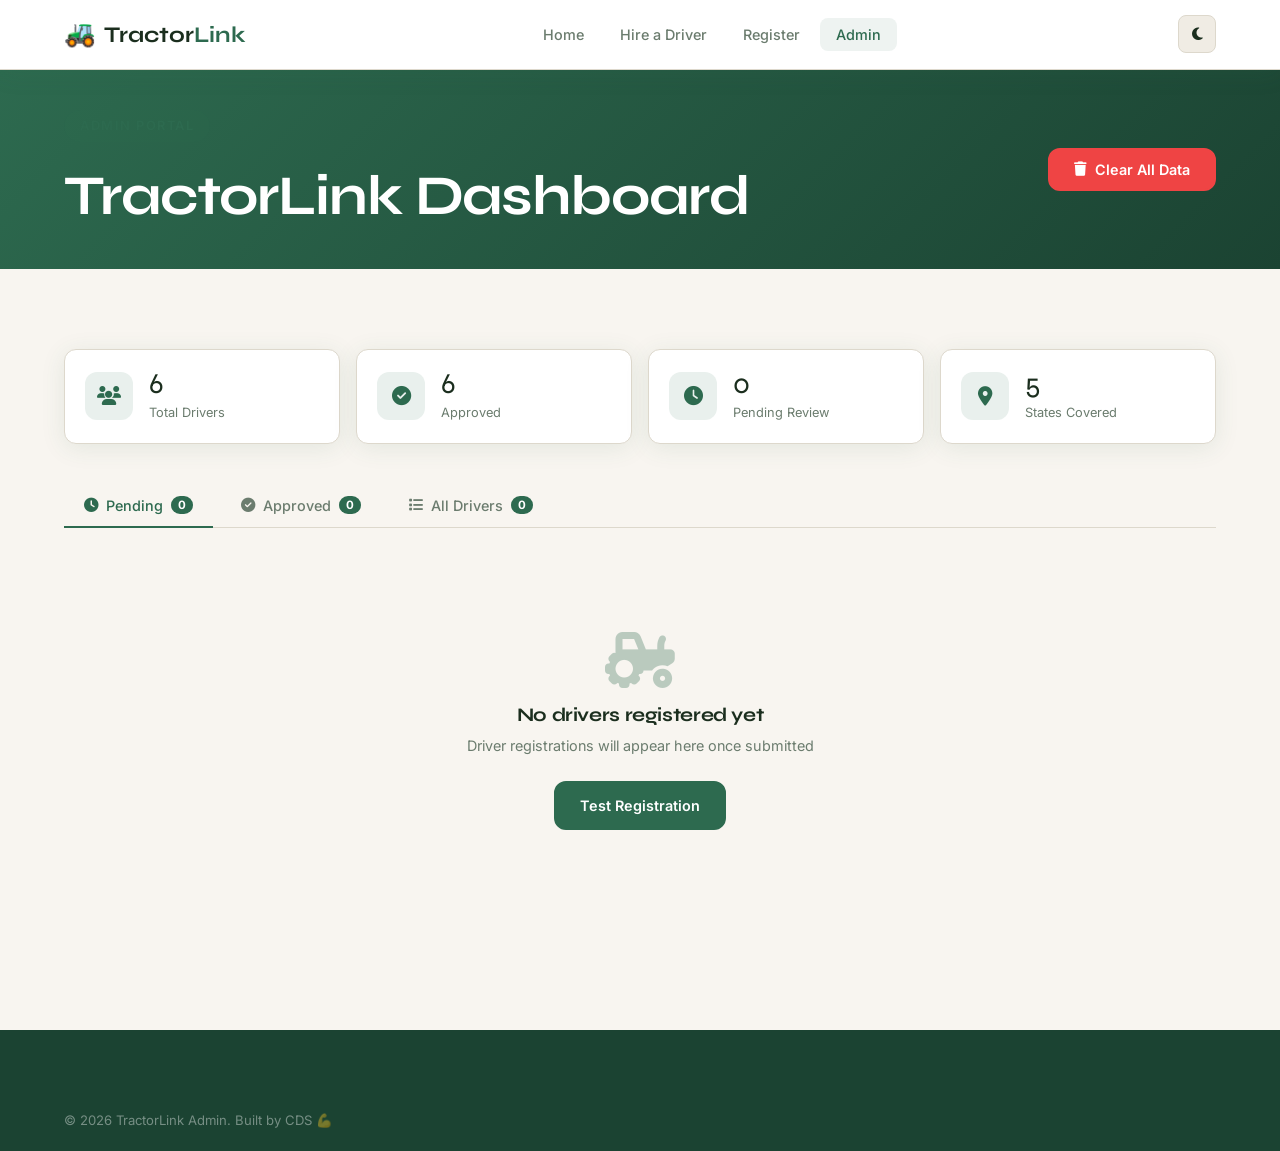
<file: Admin.html>
<!doctype html>
<html lang="en">
  <head>
    <meta charset="UTF-8" />
    <meta name="viewport" content="width=device-width, initial-scale=1.0" />
    <title>Admin Dashboard — TractorLink</title>
    <link rel="stylesheet" href="style.css" />
    <link
      rel="stylesheet"
      href="https://cdnjs.cloudflare.com/ajax/libs/font-awesome/6.5.0/css/all.min.css"
    />
    <link
      href="https://fonts.googleapis.com/css2?family=Syne:wght@600;700;800&family=Inter:wght@400;500;600&display=swap"
      rel="stylesheet"
    />
  </head>
  <body>
    <nav class="navbar" id="navbar">
      <div class="nav-container">
        <a href="index.html" class="nav-logo">
          <span class="logo-icon">🚜</span>
          <span>Tractor<strong>Link</strong></span>
        </a>
        <ul class="nav-links" id="navLinks">
          <li><a href="index.html" class="nav-link">Home</a></li>
          <li><a href="hire.html" class="nav-link">Hire a Driver</a></li>
          <li><a href="register.html" class="nav-link">Register</a></li>
          <li><a href="admin.html" class="nav-link active">Admin</a></li>
        </ul>
        <div class="nav-actions">
          <button
            class="dark-toggle"
            id="darkToggle"
            aria-label="Toggle dark mode"
          >
            <i class="fas fa-moon"></i>
          </button>
          <button
            class="hamburger"
            id="hamburger"
            aria-label="Open menu"
            aria-expanded="false"
          >
            <i class="fas fa-bars"></i>
          </button>
        </div>
      </div>
    </nav>

    <!-- Admin Header -->
    <div class="admin-header">
      <div class="container">
        <div class="admin-header-inner">
          <div>
            <p class="section-tag">Admin Portal</p>
            <h1>TractorLink Dashboard</h1>
          </div>
          <button class="btn btn-danger" id="clearAllBtn">
            <i class="fas fa-trash"></i> Clear All Data
          </button>
        </div>
      </div>
    </div>

    <section class="section">
      <div class="container">
        <!-- Stats Cards -->
        <div class="admin-stats" id="adminStats">
          <!-- JavaScript fills this -->
        </div>

        <!-- Tab Controls -->
        <div class="admin-tabs">
          <button class="tab-btn active" data-tab="pending">
            <i class="fas fa-clock"></i> Pending
            <span class="tab-count" id="pendingCount">0</span>
          </button>
          <button class="tab-btn" data-tab="approved">
            <i class="fas fa-check-circle"></i> Approved
            <span class="tab-count" id="approvedCount">0</span>
          </button>
          <button class="tab-btn" data-tab="all">
            <i class="fas fa-list"></i> All Drivers
            <span class="tab-count" id="allCount">0</span>
          </button>
        </div>

        <!-- Drivers Table -->
        <div class="admin-drivers" id="adminDrivers">
          <!-- JavaScript fills this -->
        </div>

        <!-- Empty State -->
        <div class="empty-state" id="adminEmptyState" style="display: none">
          <i class="fas fa-tractor"></i>
          <h3>No drivers registered yet</h3>
          <p>Driver registrations will appear here once submitted</p>
          <a href="register.html" class="btn btn-primary">Test Registration</a>
        </div>
      </div>
    </section>

    <footer class="footer">
      <div class="container">
        <div class="footer-bottom">
          <p>
            © <span class="current-year"></span> TractorLink Admin. Built by CDS
            💪
          </p>
        </div>
      </div>
    </footer>

    <script src="script.js"></script>
  </body>
</html>
</file>
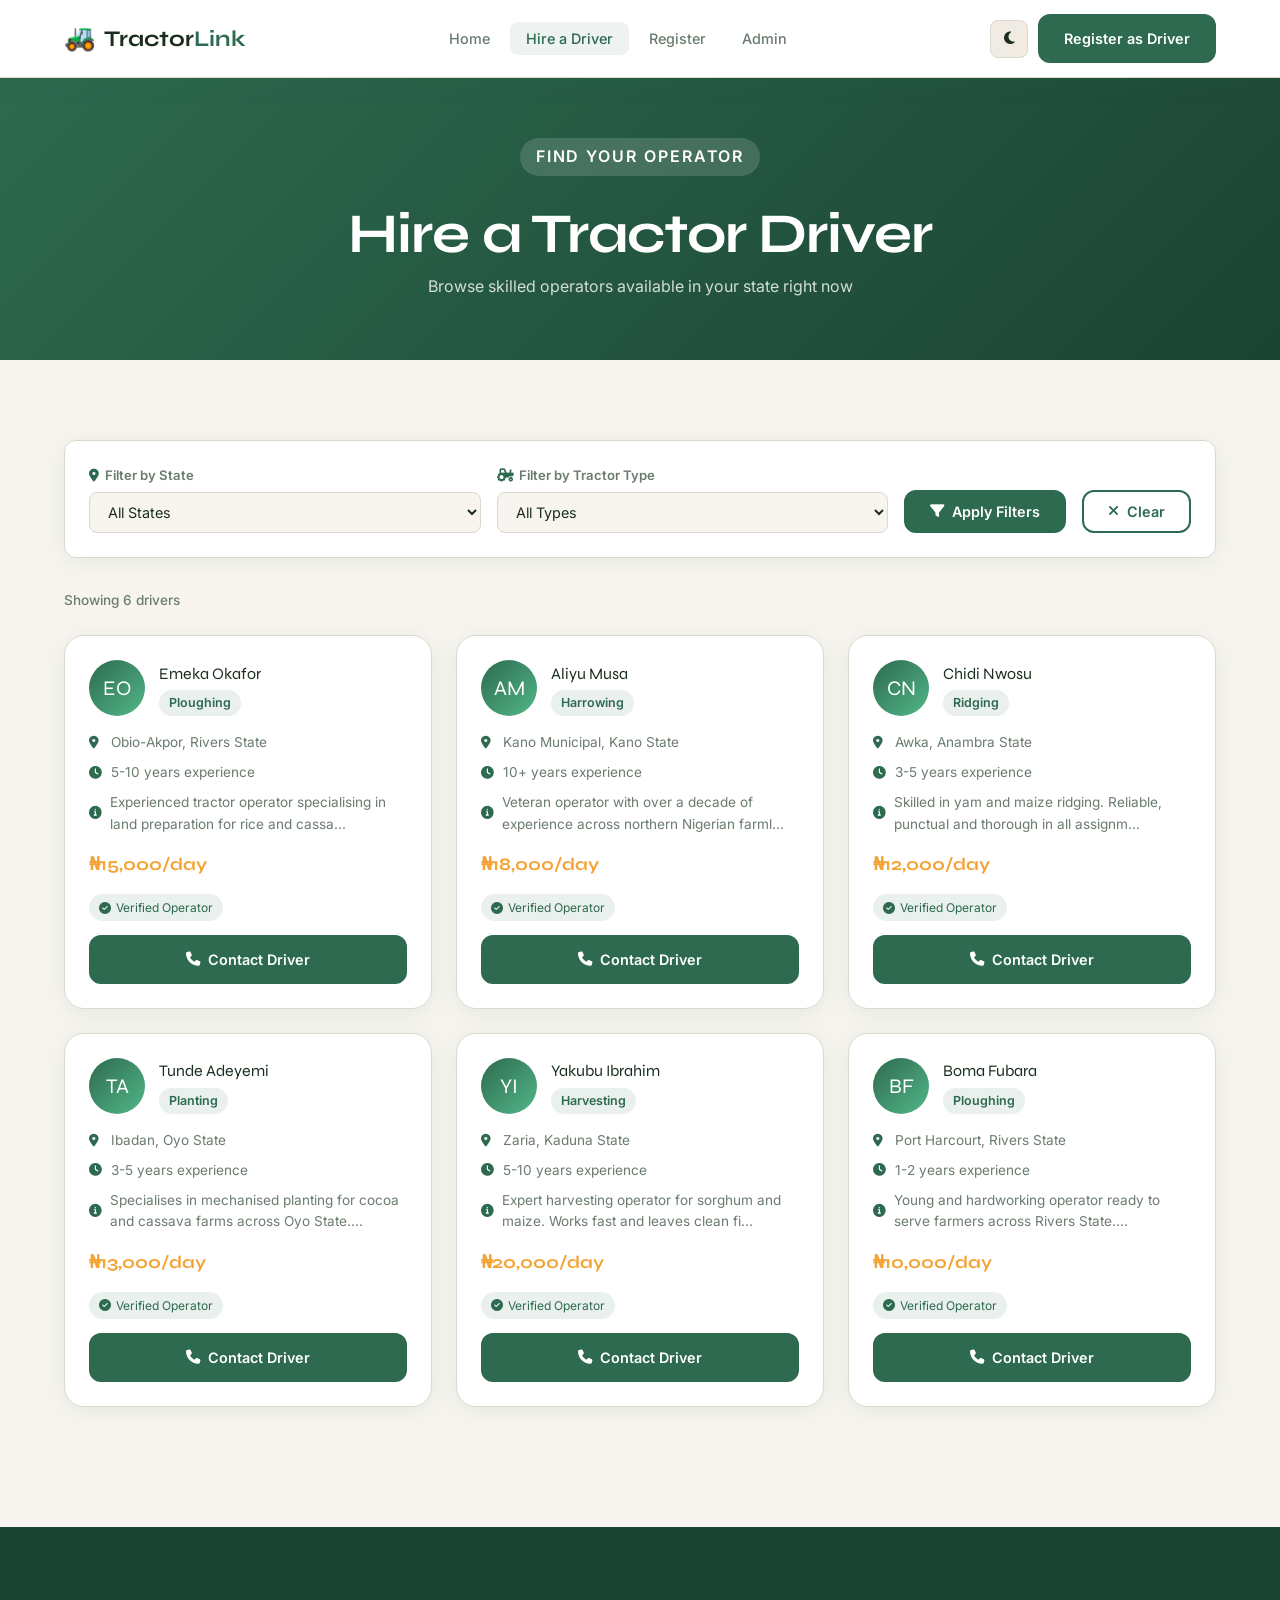
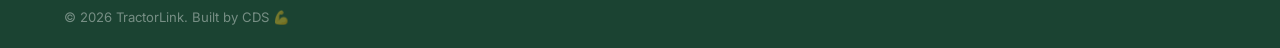
<file: Hire.html>
<!doctype html>
<html lang="en">
  <head>
    <meta charset="UTF-8" />
    <meta name="viewport" content="width=device-width, initial-scale=1.0" />
    <title>Hire a Driver — TractorLink</title>
    <link rel="stylesheet" href="style.css" />
    <link
      rel="stylesheet"
      href="https://cdnjs.cloudflare.com/ajax/libs/font-awesome/6.5.0/css/all.min.css"
    />
    <link
      href="https://fonts.googleapis.com/css2?family=Syne:wght@600;700;800&family=Inter:wght@400;500;600&display=swap"
      rel="stylesheet"
    />
  </head>
  <body>
    <nav class="navbar" id="navbar">
      <div class="nav-container">
        <a href="index.html" class="nav-logo">
          <span class="logo-icon">🚜</span>
          <span>Tractor<strong>Link</strong></span>
        </a>
        <ul class="nav-links" id="navLinks">
          <li><a href="index.html" class="nav-link">Home</a></li>
          <li><a href="hire.html" class="nav-link active">Hire a Driver</a></li>
          <li><a href="register.html" class="nav-link">Register</a></li>
          <li><a href="admin.html" class="nav-link">Admin</a></li>
        </ul>
        <div class="nav-actions">
          <button
            class="dark-toggle"
            id="darkToggle"
            aria-label="Toggle dark mode"
          >
            <i class="fas fa-moon"></i>
          </button>
          <a href="register.html" class="btn btn-primary nav-cta"
            >Register as Driver</a
          >
          <button
            class="hamburger"
            id="hamburger"
            aria-label="Open menu"
            aria-expanded="false"
          >
            <i class="fas fa-bars"></i>
          </button>
        </div>
      </div>
    </nav>

    <!-- Page Banner -->
    <div class="page-banner">
      <div class="container">
        <p class="section-tag">Find Your Operator</p>
        <h1>Hire a Tractor Driver</h1>
        <p>Browse skilled operators available in your state right now</p>
      </div>
    </div>

    <!-- Filters -->
    <section class="section">
      <div class="container">
        <div class="hire-filters" id="hireFilters">
          <div class="filter-group">
            <label><i class="fas fa-map-marker-alt"></i> Filter by State</label>
            <select id="stateFilter" class="filter-select">
              <option value="all">All States</option>
              <option value="Rivers">Rivers State</option>
              <option value="Lagos">Lagos State</option>
              <option value="Kano">Kano State</option>
              <option value="Anambra">Anambra State</option>
              <option value="Kaduna">Kaduna State</option>
              <option value="Oyo">Oyo State</option>
              <option value="Enugu">Enugu State</option>
              <option value="Delta">Delta State</option>
              <option value="Benue">Benue State</option>
              <option value="Niger">Niger State</option>
            </select>
          </div>
          <div class="filter-group">
            <label><i class="fas fa-tractor"></i> Filter by Tractor Type</label>
            <select id="tractorFilter" class="filter-select">
              <option value="all">All Types</option>
              <option value="Ploughing">Ploughing</option>
              <option value="Harrowing">Harrowing</option>
              <option value="Ridging">Ridging</option>
              <option value="Planting">Planting</option>
              <option value="Harvesting">Harvesting</option>
            </select>
          </div>
          <button class="btn btn-primary" id="applyFilters">
            <i class="fas fa-filter"></i> Apply Filters
          </button>
          <button class="btn btn-outline" id="clearFilters">
            <i class="fas fa-times"></i> Clear
          </button>
        </div>

        <!-- Results Count -->
        <p class="results-count" id="resultsCount">Showing all drivers</p>

        <!-- Drivers Grid -->
        <div class="drivers-grid" id="driversGrid">
          <!-- JavaScript fills this -->
        </div>

        <!-- Empty State -->
        <div class="empty-state" id="emptyState" style="display: none">
          <i class="fas fa-tractor"></i>
          <h3>No drivers found</h3>
          <p>Try adjusting your filters or check back later</p>
        </div>
      </div>
    </section>

    <footer class="footer">
      <div class="container">
        <div class="footer-bottom">
          <p>
            © <span class="current-year"></span> TractorLink. Built by CDS 💪
          </p>
        </div>
      </div>
    </footer>

    <script src="script.js"></script>
  </body>
</html>
</file>
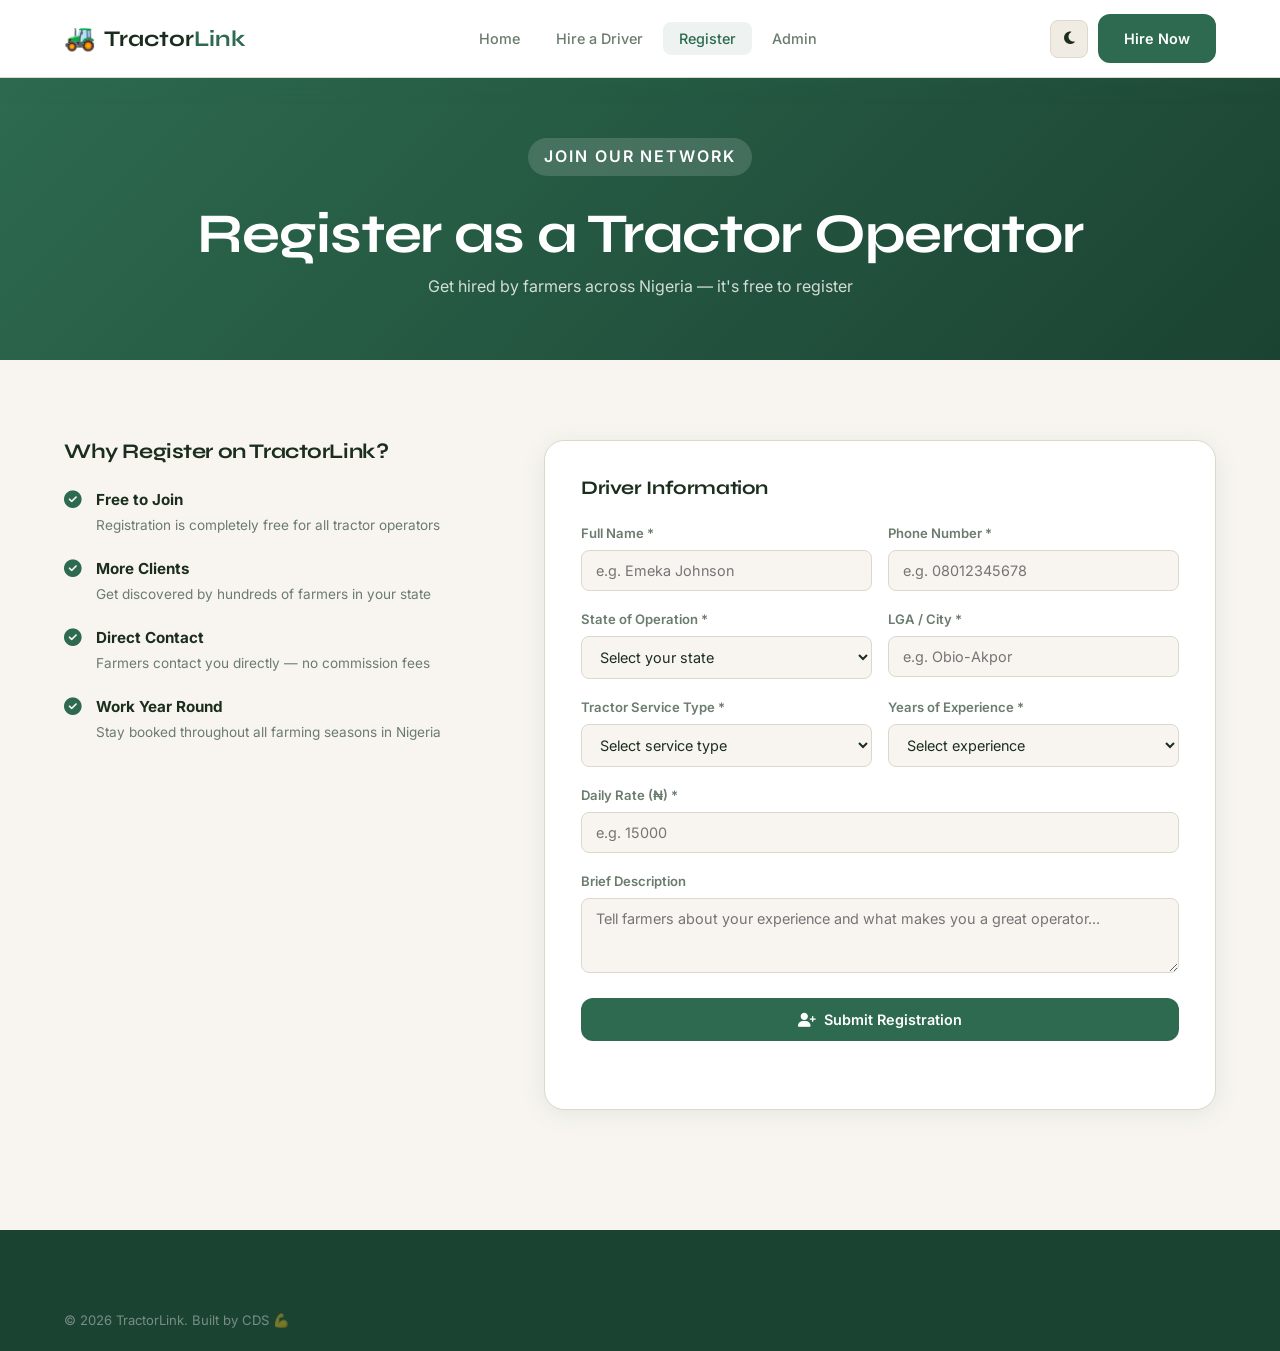
<file: Register.html>
<!doctype html>
<html lang="en">
  <head>
    <meta charset="UTF-8" />
    <meta name="viewport" content="width=device-width, initial-scale=1.0" />
    <title>Register as Driver — TractorLink</title>
    <link rel="stylesheet" href="style.css" />
    <link
      rel="stylesheet"
      href="https://cdnjs.cloudflare.com/ajax/libs/font-awesome/6.5.0/css/all.min.css"
    />
    <link
      href="https://fonts.googleapis.com/css2?family=Syne:wght@600;700;800&family=Inter:wght@400;500;600&display=swap"
      rel="stylesheet"
    />
  </head>
  <body>
    <nav class="navbar" id="navbar">
      <div class="nav-container">
        <a href="index.html" class="nav-logo">
          <span class="logo-icon">🚜</span>
          <span>Tractor<strong>Link</strong></span>
        </a>
        <ul class="nav-links" id="navLinks">
          <li><a href="index.html" class="nav-link">Home</a></li>
          <li><a href="hire.html" class="nav-link">Hire a Driver</a></li>
          <li><a href="register.html" class="nav-link active">Register</a></li>
          <li><a href="admin.html" class="nav-link">Admin</a></li>
        </ul>
        <div class="nav-actions">
          <button
            class="dark-toggle"
            id="darkToggle"
            aria-label="Toggle dark mode"
          >
            <i class="fas fa-moon"></i>
          </button>
          <a href="hire.html" class="btn btn-primary nav-cta">Hire Now</a>
          <button
            class="hamburger"
            id="hamburger"
            aria-label="Open menu"
            aria-expanded="false"
          >
            <i class="fas fa-bars"></i>
          </button>
        </div>
      </div>
    </nav>

    <div class="page-banner">
      <div class="container">
        <p class="section-tag">Join Our Network</p>
        <h1>Register as a Tractor Operator</h1>
        <p>Get hired by farmers across Nigeria — it's free to register</p>
      </div>
    </div>

    <section class="section">
      <div class="container">
        <div class="register-layout">
          <!-- Benefits -->
          <div class="register-benefits">
            <h3>Why Register on TractorLink?</h3>
            <ul class="benefits-list">
              <li>
                <i class="fas fa-check-circle"></i>
                <div>
                  <strong>Free to Join</strong>
                  <p>
                    Registration is completely free for all tractor operators
                  </p>
                </div>
              </li>
              <li>
                <i class="fas fa-check-circle"></i>
                <div>
                  <strong>More Clients</strong>
                  <p>Get discovered by hundreds of farmers in your state</p>
                </div>
              </li>
              <li>
                <i class="fas fa-check-circle"></i>
                <div>
                  <strong>Direct Contact</strong>
                  <p>Farmers contact you directly — no commission fees</p>
                </div>
              </li>
              <li>
                <i class="fas fa-check-circle"></i>
                <div>
                  <strong>Work Year Round</strong>
                  <p>Stay booked throughout all farming seasons in Nigeria</p>
                </div>
              </li>
            </ul>
          </div>

          <!-- Registration Form -->
          <form class="register-form" id="registerForm">
            <h3>Driver Information</h3>

            <div class="form-row">
              <div class="form-group">
                <label>Full Name *</label>
                <input
                  type="text"
                  id="driverName"
                  placeholder="e.g. Emeka Johnson"
                />
              </div>
              <div class="form-group">
                <label>Phone Number *</label>
                <input
                  type="tel"
                  id="driverPhone"
                  placeholder="e.g. 08012345678"
                />
              </div>
            </div>

            <div class="form-row">
              <div class="form-group">
                <label>State of Operation *</label>
                <select id="driverState">
                  <option value="">Select your state</option>
                  <option value="Rivers">Rivers State</option>
                  <option value="Lagos">Lagos State</option>
                  <option value="Kano">Kano State</option>
                  <option value="Anambra">Anambra State</option>
                  <option value="Kaduna">Kaduna State</option>
                  <option value="Oyo">Oyo State</option>
                  <option value="Enugu">Enugu State</option>
                  <option value="Delta">Delta State</option>
                  <option value="Benue">Benue State</option>
                  <option value="Niger">Niger State</option>
                  <option value="Imo">Imo State</option>
                  <option value="Akwa Ibom">Akwa Ibom State</option>
                  <option value="Cross River">Cross River State</option>
                  <option value="Bayelsa">Bayelsa State</option>
                </select>
              </div>
              <div class="form-group">
                <label>LGA / City *</label>
                <input
                  type="text"
                  id="driverCity"
                  placeholder="e.g. Obio-Akpor"
                />
              </div>
            </div>

            <div class="form-row">
              <div class="form-group">
                <label>Tractor Service Type *</label>
                <select id="driverService">
                  <option value="">Select service type</option>
                  <option value="Ploughing">Ploughing</option>
                  <option value="Harrowing">Harrowing</option>
                  <option value="Ridging">Ridging</option>
                  <option value="Planting">Planting</option>
                  <option value="Harvesting">Harvesting</option>
                </select>
              </div>
              <div class="form-group">
                <label>Years of Experience *</label>
                <select id="driverExperience">
                  <option value="">Select experience</option>
                  <option value="1-2 years">1-2 years</option>
                  <option value="3-5 years">3-5 years</option>
                  <option value="5-10 years">5-10 years</option>
                  <option value="10+ years">10+ years</option>
                </select>
              </div>
            </div>

            <div class="form-group">
              <label>Daily Rate (₦) *</label>
              <input type="number" id="driverRate" placeholder="e.g. 15000" />
            </div>

            <div class="form-group">
              <label>Brief Description</label>
              <textarea
                id="driverDesc"
                rows="3"
                placeholder="Tell farmers about your experience and what makes you a great operator..."
              ></textarea>
            </div>

            <button type="submit" class="btn btn-primary full-width">
              <i class="fas fa-user-plus"></i> Submit Registration
            </button>

            <p class="form-msg" id="registerMsg"></p>
          </form>
        </div>
      </div>
    </section>

    <footer class="footer">
      <div class="container">
        <div class="footer-bottom">
          <p>
            © <span class="current-year"></span> TractorLink. Built by CDS 💪
          </p>
        </div>
      </div>
    </footer>

    <script src="script.js"></script>
  </body>
</html>
</file>
<file: style.css>
@import url('https://fonts.googleapis.com/css2?family=Syne:wght@600;700;800&family=Inter:wght@400;500;600&display=swap');

/* ========== CSS VARIABLES ========== */
:root {
  --primary: #2d6a4f;
  --primary-dark: #1b4332;
  --primary-light: #52b788;
  --accent: #f4a335;
  --accent-dark: #d4891a;
  --bg: #f8f5f0;
  --surface: #ffffff;
  --surface-2: #f0ece4;
  --border: #ddd8cc;
  --text: #1b2e1e;
  --text-muted: #6b7c6e;
  --shadow: 0 4px 24px rgba(45, 106, 79, 0.1);
  --shadow-lg: 0 8px 40px rgba(45, 106, 79, 0.15);
  --font-heading: 'Syne', sans-serif;
  --font-body: 'Inter', sans-serif;
  --radius: 12px;
  --radius-lg: 20px;
}

/* ========== DARK MODE VARIABLES ========== */
body.dark-mode {
  --bg: #0f1a12;
  --surface: #1a2e1e;
  --surface-2: #243328;
  --border: #2d4a32;
  --text: #e8f0e9;
  --text-muted: #8aab8e;
}

/* ========== RESET ========== */
* {
  margin: 0;
  padding: 0;
  box-sizing: border-box;
}

html {
  scroll-behavior: smooth;
}

body {
  font-family: var(--font-body);
  background: var(--bg);
  color: var(--text);
  line-height: 1.6;
  transition:
    background 0.3s,
    color 0.3s;
}

img {
  max-width: 100%;
  display: block;
}

a {
  color: inherit;
  text-decoration: none;
}

/* ========== TYPOGRAPHY ========== */
h1,
h2,
h3,
h4 {
  font-family: var(--font-heading);
  line-height: 1.15;
  letter-spacing: -0.02em;
}

h1 {
  font-size: clamp(2rem, 5vw, 3.5rem);
}
h2 {
  font-size: clamp(1.6rem, 3.5vw, 2.5rem);
}
h3 {
  font-size: 1.2rem;
}

/* ========== LAYOUT ========== */
.container {
  max-width: 1200px;
  margin: 0 auto;
  padding: 0 24px;
}

.section {
  padding: 80px 0;
}

.section-green {
  background: var(--primary);
}

.section-cream {
  background: var(--surface-2);
}

.section-dark-green {
  background: var(--primary-dark);
}

/* ========== NAVBAR ========== */
.navbar {
  position: sticky;
  top: 0;
  z-index: 1000;
  background: var(--surface);
  border-bottom: 1px solid var(--border);
  box-shadow: var(--shadow);
  transition: all 0.3s;
}

.navbar.scrolled {
  padding: 4px 0;
  box-shadow: var(--shadow-lg);
}

.nav-container {
  max-width: 1200px;
  margin: 0 auto;
  padding: 14px 24px;
  display: flex;
  align-items: center;
  justify-content: space-between;
  gap: 16px;
}

.nav-logo {
  display: flex;
  align-items: center;
  gap: 8px;
  font-family: var(--font-heading);
  font-size: 1.4rem;
  color: var(--text);
  font-weight: 700;
}

.nav-logo:hover {
  color: var(--primary);
}

.logo-icon {
  font-size: 1.6rem;
}

.nav-logo strong {
  color: var(--primary);
}

.nav-links {
  list-style: none;
  display: flex;
  align-items: center;
  gap: 4px;
}

.nav-link {
  font-size: 0.9rem;
  font-weight: 500;
  color: var(--text-muted);
  padding: 8px 16px;
  border-radius: 8px;
  transition: all 0.2s;
}

.nav-link:hover,
.nav-link.active {
  color: var(--primary);
  background: rgba(45, 106, 79, 0.08);
}

.nav-actions {
  display: flex;
  align-items: center;
  gap: 10px;
}

.dark-toggle {
  background: var(--surface-2);
  border: 1px solid var(--border);
  color: var(--text);
  width: 38px;
  height: 38px;
  border-radius: 8px;
  cursor: pointer;
  font-size: 0.9rem;
  display: flex;
  align-items: center;
  justify-content: center;
  transition: all 0.2s;
}

.dark-toggle:hover {
  background: var(--primary);
  color: white;
  border-color: var(--primary);
}

.hamburger {
  display: none;
  background: none;
  border: none;
  font-size: 1.4rem;
  cursor: pointer;
  color: var(--text);
  padding: 4px;
}

.nav-cta {
  white-space: nowrap;
}

/* ========== BUTTONS ========== */
.btn {
  display: inline-flex;
  align-items: center;
  gap: 8px;
  padding: 11px 24px;
  border-radius: var(--radius);
  font-family: var(--font-body);
  font-size: 0.9rem;
  font-weight: 600;
  cursor: pointer;
  border: 2px solid transparent;
  transition: all 0.25s ease;
  text-decoration: none;
}

.btn-lg {
  padding: 14px 32px;
  font-size: 1rem;
}

.btn-primary {
  background: var(--primary);
  color: white;
  border-color: var(--primary);
}

.btn-primary:hover {
  background: var(--primary-dark);
  border-color: var(--primary-dark);
  transform: translateY(-2px);
  box-shadow: 0 6px 20px rgba(45, 106, 79, 0.3);
}

.btn-amber {
  background: var(--accent);
  color: white;
  border-color: var(--accent);
}

.btn-amber:hover {
  background: var(--accent-dark);
  border-color: var(--accent-dark);
  transform: translateY(-2px);
}

.btn-outline {
  background: transparent;
  color: var(--primary);
  border-color: var(--primary);
}

.btn-outline:hover {
  background: var(--primary);
  color: white;
}

.btn-outline-light {
  background: transparent;
  color: white;
  border-color: rgba(255, 255, 255, 0.6);
}

.btn-outline-light:hover {
  background: white;
  color: var(--primary-dark);
  border-color: white;
}

.btn-danger {
  background: #ef4444;
  color: white;
  border-color: #ef4444;
}

.btn-danger:hover {
  background: #dc2626;
  border-color: #dc2626;
}

.btn-success {
  background: var(--primary-light);
  color: white;
  border-color: var(--primary-light);
}

.full-width {
  width: 100%;
  justify-content: center;
}

/* ========== SECTION HEADER ========== */
.section-header {
  text-align: center;
  margin-bottom: 56px;
}

.section-header.light h2,
.section-header.light p {
  color: white;
}

.section-tag {
  display: inline-block;
  background: rgba(45, 106, 79, 0.1);
  color: var(--primary);
  font-size: 0.8rem;
  font-weight: 600;
  text-transform: uppercase;
  letter-spacing: 0.12em;
  padding: 6px 16px;
  border-radius: 30px;
  margin-bottom: 14px;
}

.section-green .section-tag,
.section-dark-green .section-tag {
  background: rgba(255, 255, 255, 0.15);
  color: white;
}

.section-header h2 {
  margin-bottom: 12px;
}

.section-header p {
  color: var(--text-muted);
  font-size: 1rem;
  max-width: 500px;
  margin: 0 auto;
}

.section-cta {
  text-align: center;
  margin-top: 48px;
}

/* ========== HERO ========== */
.hero {
  padding: 80px 0 60px;
  position: relative;
  overflow: hidden;
  background: linear-gradient(135deg, #f8f5f0 0%, #e8f5ee 100%);
}

body.dark-mode .hero {
  background: linear-gradient(135deg, #0f1a12 0%, #1b4332 100%);
}

.hero-bg {
  position: absolute;
  inset: 0;
  background: radial-gradient(
    ellipse at top right,
    rgba(82, 183, 136, 0.15) 0%,
    transparent 60%
  );
  pointer-events: none;
}

.hero .container {
  display: grid;
  grid-template-columns: 1fr 1fr;
  gap: 60px;
  align-items: center;
  position: relative;
  z-index: 1;
}

.hero-badge {
  display: inline-flex;
  align-items: center;
  gap: 8px;
  background: rgba(45, 106, 79, 0.1);
  border: 1px solid rgba(45, 106, 79, 0.2);
  color: var(--primary);
  font-size: 0.82rem;
  font-weight: 600;
  padding: 8px 16px;
  border-radius: 30px;
  margin-bottom: 20px;

  /* Animation */
  animation: fadeInDown 0.6s ease both;
}

.hero-content h1 {
  margin-bottom: 18px;
  animation: fadeInDown 0.6s ease 0.1s both;
}

.highlight {
  color: var(--primary);
  position: relative;
}

.hero-desc {
  font-size: 1.05rem;
  color: var(--text-muted);
  margin-bottom: 32px;
  max-width: 480px;
  line-height: 1.7;
  animation: fadeInDown 0.6s ease 0.2s both;
}

.hero-btns {
  display: flex;
  gap: 14px;
  flex-wrap: wrap;
  margin-bottom: 40px;
  animation: fadeInDown 0.6s ease 0.3s both;
}

.hero-stats {
  display: flex;
  align-items: center;
  gap: 24px;
  animation: fadeInDown 0.6s ease 0.4s both;
}

.stat-item strong {
  display: block;
  font-family: var(--font-heading);
  font-size: 1.6rem;
  color: var(--primary);
}

.stat-item span {
  font-size: 0.8rem;
  color: var(--text-muted);
}

.stat-divider {
  width: 1px;
  height: 40px;
  background: var(--border);
}

.hero-image {
  animation: fadeInRight 0.8s ease 0.2s both;
}

.hero-image img {
  width: 100%;
  border-radius: var(--radius-lg);
  box-shadow: var(--shadow-lg);
  object-fit: fill;
  height: 440px;
}

/* ========== ANIMATIONS ========== */
@keyframes fadeInDown {
  from {
    opacity: 0;
    transform: translateY(-20px);
  }
  to {
    opacity: 1;
    transform: translateY(0);
  }
}

@keyframes fadeInRight {
  from {
    opacity: 0;
    transform: translateX(30px);
  }
  to {
    opacity: 1;
    transform: translateX(0);
  }
}

@keyframes fadeInUp {
  from {
    opacity: 0;
    transform: translateY(20px);
  }
  to {
    opacity: 1;
    transform: translateY(0);
  }
}

@keyframes pulse {
  0%,
  100% {
    transform: scale(1);
  }
  50% {
    transform: scale(1.05);
  }
}

/* ========== HOW IT WORKS ========== */
.steps-grid {
  display: grid;
  grid-template-columns: 1fr auto 1fr auto 1fr;
  gap: 16px;
  align-items: center;
}

.step-card {
  background: var(--surface);
  border: 1px solid var(--border);
  border-radius: var(--radius-lg);
  padding: 36px 28px;
  text-align: center;
  box-shadow: var(--shadow);
  transition:
    transform 0.3s,
    box-shadow 0.3s;
  animation: fadeInUp 0.6s ease both;
}

.step-card:hover {
  transform: translateY(-6px);
  box-shadow: var(--shadow-lg);
}

.step-number {
  font-family: var(--font-heading);
  font-size: 3rem;
  color: rgba(45, 106, 79, 0.12);
  line-height: 1;
  margin-bottom: 12px;
}

.step-icon {
  width: 64px;
  height: 64px;
  background: rgba(45, 106, 79, 0.1);
  border-radius: 50%;
  display: flex;
  align-items: center;
  justify-content: center;
  margin: 0 auto 16px;
}

.step-icon i {
  font-size: 1.5rem;
  color: var(--primary);
}

.step-card h3 {
  margin-bottom: 10px;
  color: var(--text);
}

.step-card p {
  font-size: 0.9rem;
  color: var(--text-muted);
  line-height: 1.6;
}

.step-connector {
  color: var(--primary-light);
  font-size: 1.5rem;
  text-align: center;
}

/* ========== FEATURES ========== */
.features-grid {
  display: grid;
  grid-template-columns: repeat(3, 1fr);
  gap: 24px;
}

.feature-card {
  background: rgba(255, 255, 255, 0.1);
  border: 1px solid rgba(255, 255, 255, 0.15);
  border-radius: var(--radius);
  padding: 28px;
  transition:
    transform 0.3s,
    background 0.3s;
  animation: fadeInUp 0.6s ease both;
}

.feature-card:hover {
  transform: translateY(-4px);
  background: rgba(255, 255, 255, 0.15);
}

.feature-icon {
  width: 52px;
  height: 52px;
  background: rgba(244, 163, 53, 0.2);
  border-radius: 12px;
  display: flex;
  align-items: center;
  justify-content: center;
  margin-bottom: 16px;
}

.feature-icon i {
  font-size: 1.3rem;
  color: var(--accent);
}

.feature-card h3 {
  color: white;
  margin-bottom: 8px;
}

.feature-card p {
  color: rgba(255, 255, 255, 0.7);
  font-size: 0.9rem;
  line-height: 1.6;
}

/* ========== DRIVER CARDS ========== */
.drivers-grid {
  display: grid;
  grid-template-columns: repeat(auto-fill, minmax(280px, 1fr));
  gap: 24px;
}

.driver-card {
  background: var(--surface);
  border: 1px solid var(--border);
  border-radius: var(--radius-lg);
  padding: 24px;
  box-shadow: var(--shadow);
  transition:
    transform 0.3s,
    box-shadow 0.3s;
  animation: fadeInUp 0.5s ease both;
}

.driver-card:hover {
  transform: translateY(-4px);
  box-shadow: var(--shadow-lg);
}

.driver-card-header {
  display: flex;
  align-items: center;
  gap: 14px;
  margin-bottom: 16px;
}

.driver-avatar {
  width: 56px;
  height: 56px;
  border-radius: 50%;
  background: linear-gradient(135deg, var(--primary), var(--primary-light));
  display: flex;
  align-items: center;
  justify-content: center;
  font-family: var(--font-heading);
  font-size: 1.3rem;
  color: white;
  flex-shrink: 0;
}

.driver-name {
  font-family: var(--font-heading);
  font-size: 1rem;
  color: var(--text);
  margin-bottom: 3px;
}

.driver-service {
  font-size: 0.78rem;
  color: var(--primary);
  font-weight: 600;
  background: rgba(45, 106, 79, 0.1);
  padding: 3px 10px;
  border-radius: 20px;
  display: inline-block;
}

.driver-details {
  display: flex;
  flex-direction: column;
  gap: 8px;
  margin-bottom: 16px;
}

.driver-detail {
  display: flex;
  align-items: center;
  gap: 8px;
  font-size: 0.85rem;
  color: var(--text-muted);
}

.driver-detail i {
  color: var(--primary);
  width: 14px;
  font-size: 0.8rem;
}

.driver-rate {
  font-family: var(--font-heading);
  font-size: 1.1rem;
  color: var(--accent);
  font-weight: 700;
  margin-bottom: 14px;
}

.driver-approved-badge {
  display: inline-flex;
  align-items: center;
  gap: 5px;
  font-size: 0.75rem;
  color: var(--primary);
  background: rgba(45, 106, 79, 0.1);
  padding: 4px 10px;
  border-radius: 20px;
  margin-bottom: 14px;
}

/* ========== PAGE BANNER ========== */
.page-banner {
  background: linear-gradient(
    135deg,
    var(--primary) 0%,
    var(--primary-dark) 100%
  );
  padding: 60px 24px;
  text-align: center;
  color: white;
}

.page-banner .section-tag {
  background: rgba(255, 255, 255, 0.15);
  color: white;
}

.page-banner h1 {
  color: white;
  margin: 12px 0 8px;
}

.page-banner p {
  color: rgba(255, 255, 255, 0.8);
  font-size: 1rem;
}

/* ========== HIRE FILTERS ========== */
.hire-filters {
  display: flex;
  align-items: flex-end;
  gap: 16px;
  flex-wrap: wrap;
  background: var(--surface);
  border: 1px solid var(--border);
  border-radius: var(--radius);
  padding: 24px;
  margin-bottom: 32px;
  box-shadow: var(--shadow);
}

.filter-group {
  display: flex;
  flex-direction: column;
  gap: 6px;
  flex: 1;
  min-width: 180px;
}

.filter-group label {
  font-size: 0.82rem;
  font-weight: 600;
  color: var(--text-muted);
  display: flex;
  align-items: center;
  gap: 6px;
}

.filter-group label i {
  color: var(--primary);
}

.filter-select {
  padding: 10px 14px;
  border: 1px solid var(--border);
  border-radius: 8px;
  background: var(--bg);
  color: var(--text);
  font-family: var(--font-body);
  font-size: 0.9rem;
  outline: none;
  cursor: pointer;
  transition: border-color 0.2s;
}

.filter-select:focus {
  border-color: var(--primary);
}

.results-count {
  font-size: 0.85rem;
  color: var(--text-muted);
  margin-bottom: 24px;
  font-weight: 500;
}

/* ========== EMPTY STATE ========== */
.empty-state {
  text-align: center;
  padding: 80px 20px;
  color: var(--text-muted);
}

.empty-state i {
  font-size: 3.5rem;
  margin-bottom: 16px;
  display: block;
  opacity: 0.3;
  color: var(--primary);
}

.empty-state h3 {
  font-size: 1.2rem;
  margin-bottom: 8px;
  color: var(--text);
}

.empty-state p {
  margin-bottom: 24px;
  font-size: 0.9rem;
}

/* ========== TESTIMONIALS ========== */
.testimonials-grid {
  display: grid;
  grid-template-columns: repeat(3, 1fr);
  gap: 24px;
}

.testimonial-card {
  background: var(--surface);
  border: 1px solid var(--border);
  border-radius: var(--radius-lg);
  padding: 28px;
  box-shadow: var(--shadow);
  transition: transform 0.3s;
  animation: fadeInUp 0.6s ease both;
}

.testimonial-card:hover {
  transform: translateY(-4px);
}

.testimonial-stars {
  color: var(--accent);
  margin-bottom: 14px;
  font-size: 0.9rem;
  display: flex;
  gap: 3px;
}

.testimonial-card p {
  font-size: 0.92rem;
  color: var(--text-muted);
  line-height: 1.7;
  margin-bottom: 20px;
  font-style: italic;
}

.testimonial-author {
  display: flex;
  align-items: center;
  gap: 12px;
}

.testimonial-author img {
  width: 44px;
  height: 44px;
  border-radius: 50%;
  object-fit: cover;
}

.testimonial-author strong {
  display: block;
  font-size: 0.9rem;
  color: var(--text);
}

.testimonial-author span {
  font-size: 0.78rem;
  color: var(--text-muted);
}

/* ========== CTA SECTION ========== */
.cta-section {
  text-align: center;
  padding: 20px 0;
}

.cta-section h2 {
  color: white;
  margin-bottom: 12px;
}

.cta-section p {
  color: rgba(255, 255, 255, 0.75);
  margin-bottom: 32px;
  font-size: 1rem;
}

.cta-btns {
  display: flex;
  gap: 16px;
  justify-content: center;
  flex-wrap: wrap;
}

/* ========== REGISTER PAGE ========== */
.register-layout {
  display: grid;
  grid-template-columns: 1fr 1.6fr;
  gap: 60px;
  align-items: start;
}

.register-benefits h3 {
  font-size: 1.3rem;
  margin-bottom: 24px;
  color: var(--text);
}

.benefits-list {
  list-style: none;
  display: flex;
  flex-direction: column;
  gap: 20px;
}

.benefits-list li {
  display: flex;
  align-items: flex-start;
  gap: 14px;
}

.benefits-list i {
  color: var(--primary);
  font-size: 1.1rem;
  margin-top: 3px;
  flex-shrink: 0;
}

.benefits-list strong {
  display: block;
  font-size: 0.95rem;
  margin-bottom: 3px;
  color: var(--text);
}

.benefits-list p {
  font-size: 0.85rem;
  color: var(--text-muted);
}

.register-form {
  background: var(--surface);
  border: 1px solid var(--border);
  border-radius: var(--radius-lg);
  padding: 36px;
  box-shadow: var(--shadow);
}

.register-form h3 {
  margin-bottom: 24px;
  font-size: 1.2rem;
}

.form-row {
  display: grid;
  grid-template-columns: 1fr 1fr;
  gap: 16px;
}

.form-group {
  margin-bottom: 18px;
}

.form-group label {
  display: block;
  font-size: 0.82rem;
  font-weight: 600;
  color: var(--text-muted);
  margin-bottom: 6px;
}

.form-group input,
.form-group select,
.form-group textarea {
  width: 100%;
  padding: 11px 14px;
  border: 1px solid var(--border);
  border-radius: 8px;
  font-family: var(--font-body);
  font-size: 0.9rem;
  color: var(--text);
  background: var(--bg);
  outline: none;
  transition: border-color 0.2s;
}

.form-group input:focus,
.form-group select:focus,
.form-group textarea:focus {
  border-color: var(--primary);
}

.form-msg {
  text-align: center;
  margin-top: 12px;
  font-size: 0.88rem;
  min-height: 20px;
  font-weight: 500;
}

.form-msg.success {
  color: var(--primary);
}
.form-msg.error {
  color: #ef4444;
}

/* ========== ADMIN PAGE ========== */
.admin-header {
  background: linear-gradient(
    135deg,
    var(--primary) 0%,
    var(--primary-dark) 100%
  );
  padding: 40px 24px;
  color: white;
}

.admin-header-inner {
  display: flex;
  justify-content: space-between;
  align-items: center;
  gap: 16px;
  flex-wrap: wrap;
}

.admin-header h1 {
  color: white;
  margin-top: 8px;
}

.admin-stats {
  display: grid;
  grid-template-columns: repeat(4, 1fr);
  gap: 16px;
  margin-bottom: 40px;
}

.stat-card {
  background: var(--surface);
  border: 1px solid var(--border);
  border-radius: var(--radius);
  padding: 20px;
  box-shadow: var(--shadow);
  display: flex;
  align-items: center;
  gap: 16px;
}

.stat-card-icon {
  width: 48px;
  height: 48px;
  border-radius: 12px;
  background: rgba(45, 106, 79, 0.1);
  display: flex;
  align-items: center;
  justify-content: center;
  font-size: 1.2rem;
  color: var(--primary);
  flex-shrink: 0;
}

.stat-card-number {
  font-family: var(--font-heading);
  font-size: 1.8rem;
  color: var(--text);
  line-height: 1;
  margin-bottom: 4px;
}

.stat-card-label {
  font-size: 0.8rem;
  color: var(--text-muted);
}

.admin-tabs {
  display: flex;
  gap: 8px;
  margin-bottom: 24px;
  border-bottom: 1px solid var(--border);
  padding-bottom: 0;
}

.tab-btn {
  display: flex;
  align-items: center;
  gap: 8px;
  padding: 12px 20px;
  background: none;
  border: none;
  border-bottom: 2px solid transparent;
  color: var(--text-muted);
  font-family: var(--font-body);
  font-size: 0.9rem;
  font-weight: 500;
  cursor: pointer;
  transition: all 0.2s;
  margin-bottom: -1px;
}

.tab-btn:hover {
  color: var(--primary);
}

.tab-btn.active {
  color: var(--primary);
  border-bottom-color: var(--primary);
}

.tab-count {
  background: var(--primary);
  color: white;
  font-size: 0.72rem;
  padding: 2px 7px;
  border-radius: 12px;
  font-weight: 700;
}

.admin-driver-card {
  background: var(--surface);
  border: 1px solid var(--border);
  border-radius: var(--radius);
  padding: 20px 24px;
  margin-bottom: 12px;
  display: grid;
  grid-template-columns: 1fr auto;
  gap: 16px;
  align-items: center;
  box-shadow: var(--shadow);
  animation: fadeInUp 0.4s ease both;
}

.admin-driver-info {
  display: grid;
  grid-template-columns: repeat(4, 1fr);
  gap: 12px;
  align-items: center;
}

.admin-driver-name {
  font-family: var(--font-heading);
  font-size: 0.95rem;
  color: var(--text);
  margin-bottom: 3px;
}

.admin-driver-meta {
  font-size: 0.8rem;
  color: var(--text-muted);
}

.status-badge {
  display: inline-flex;
  align-items: center;
  gap: 5px;
  font-size: 0.75rem;
  padding: 4px 12px;
  border-radius: 20px;
  font-weight: 600;
}

.status-pending {
  background: rgba(244, 163, 53, 0.15);
  color: var(--accent-dark);
}

.status-approved {
  background: rgba(45, 106, 79, 0.1);
  color: var(--primary);
}

.admin-actions {
  display: flex;
  gap: 8px;
}

/* ========== FOOTER ========== */
.footer {
  background: var(--primary-dark);
  color: white;
  padding: 60px 0 0;
  margin-top: 40px;
}

.footer-grid {
  display: grid;
  grid-template-columns: 2fr 1fr 1fr 1fr;
  gap: 40px;
  padding-bottom: 40px;
  border-bottom: 1px solid rgba(255, 255, 255, 0.1);
}

.footer-brand .nav-logo {
  color: white;
  margin-bottom: 14px;
  display: inline-flex;
}

.footer-brand p:not(.nav-logo) {
  color: rgba(255, 255, 255, 0.6);
  font-size: 0.9rem;
  line-height: 1.7;
  margin-bottom: 20px;
}

.footer-links h4 {
  font-size: 0.8rem;
  text-transform: uppercase;
  letter-spacing: 0.12em;
  color: rgba(255, 255, 255, 0.5);
  margin-bottom: 16px;
}

.footer-links ul {
  list-style: none;
}

.footer-links ul li {
  margin-bottom: 10px;
  display: flex;
  align-items: center;
  gap: 8px;
  color: rgba(255, 255, 255, 0.65);
  font-size: 0.9rem;
}

.footer-links ul li a {
  color: rgba(255, 255, 255, 0.65);
  transition: color 0.2s;
}

.footer-links ul li a:hover {
  color: var(--accent);
}

.footer-links ul li i {
  color: var(--accent);
  width: 14px;
  font-size: 0.8rem;
}

.social-links {
  display: flex;
  gap: 10px;
}

.social-links a {
  width: 36px;
  height: 36px;
  background: rgba(255, 255, 255, 0.1);
  border-radius: 8px;
  display: flex;
  align-items: center;
  justify-content: center;
  color: rgba(255, 255, 255, 0.7);
  font-size: 0.9rem;
  transition: all 0.2s;
}

.social-links a:hover {
  background: var(--accent);
  color: white;
}

.footer-bottom {
  padding: 20px 0;
  display: flex;
  justify-content: space-between;
  align-items: center;
  color: rgba(255, 255, 255, 0.4);
  font-size: 0.82rem;
}

.admin-link {
  color: rgba(255, 255, 255, 0.25);
  font-size: 0.78rem;
  transition: color 0.2s;
}

.admin-link:hover {
  color: var(--accent);
}

/* ========== MOBILE — max-width: 768px ========== */
@media (max-width: 768px) {
  .hamburger {
    display: block;
  }

  .nav-links {
    position: fixed;
    top: 0;
    right: -100%;
    width: 280px;
    height: 100vh;
    background: var(--surface);
    flex-direction: column;
    justify-content: center;
    gap: 6px;
    padding: 24px;
    transition: right 0.3s ease;
    box-shadow: -4px 0 24px rgba(0, 0, 0, 0.15);
    z-index: 999;
  }

  .nav-links.active {
    right: 0;
  }

  .nav-link {
    font-size: 1rem;
    padding: 12px 16px;
  }

  .nav-cta {
    display: none;
  }

  .hero .container {
    grid-template-columns: 1fr;
    gap: 40px;
    text-align: center;
  }

  .hero-btns {
    justify-content: center;
  }

  .hero-stats {
    justify-content: center;
  }

  .hero-image img {
    height: 280px;
  }

  .steps-grid {
    grid-template-columns: 1fr;
    gap: 12px;
  }

  .step-connector {
    transform: rotate(90deg);
    font-size: 1rem;
  }

  .features-grid {
    grid-template-columns: 1fr;
  }

  .testimonials-grid {
    grid-template-columns: 1fr;
  }

  .register-layout {
    grid-template-columns: 1fr;
    gap: 32px;
  }

  .form-row {
    grid-template-columns: 1fr;
  }

  .admin-stats {
    grid-template-columns: repeat(2, 1fr);
  }

  .admin-driver-info {
    grid-template-columns: 1fr 1fr;
  }

  .admin-driver-card {
    grid-template-columns: 1fr;
  }

  .footer-grid {
    grid-template-columns: 1fr 1fr;
    gap: 32px;
  }

  .footer-bottom {
    flex-direction: column;
    gap: 8px;
    text-align: center;
  }

  .cta-btns {
    flex-direction: column;
    align-items: center;
  }

  .section {
    padding: 56px 0;
  }
}

/* ========== TABLET ========== */
@media (min-width: 769px) and (max-width: 1024px) {
  .features-grid {
    grid-template-columns: repeat(2, 1fr);
  }

  .testimonials-grid {
    grid-template-columns: repeat(2, 1fr);
  }

  .admin-stats {
    grid-template-columns: repeat(2, 1fr);
  }

  .footer-grid {
    grid-template-columns: 1fr 1fr;
  }
}

/* ========== LARGE SCREENS ========== */
@media (min-width: 1200px) {
  .hero .container {
    gap: 80px;
  }

  .hero-image img {
    height: 500px;
  }
}
</file>
